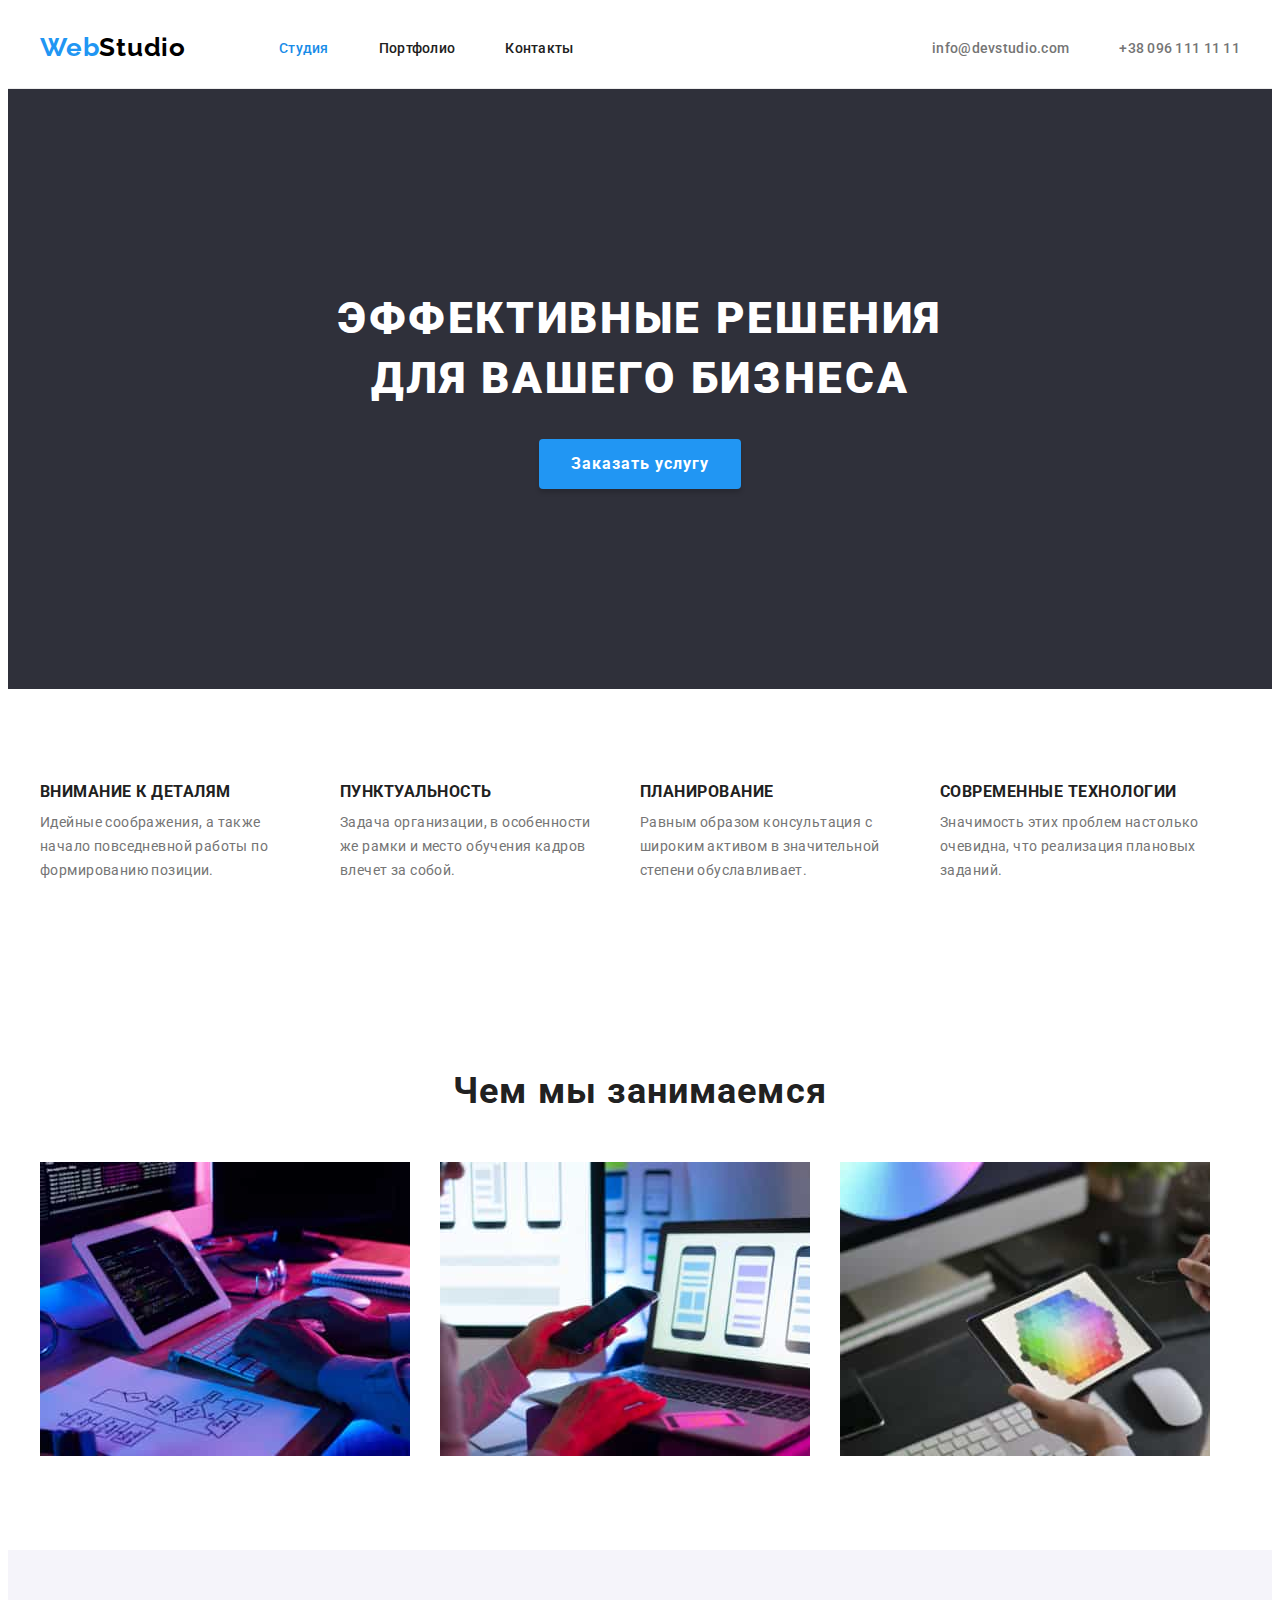
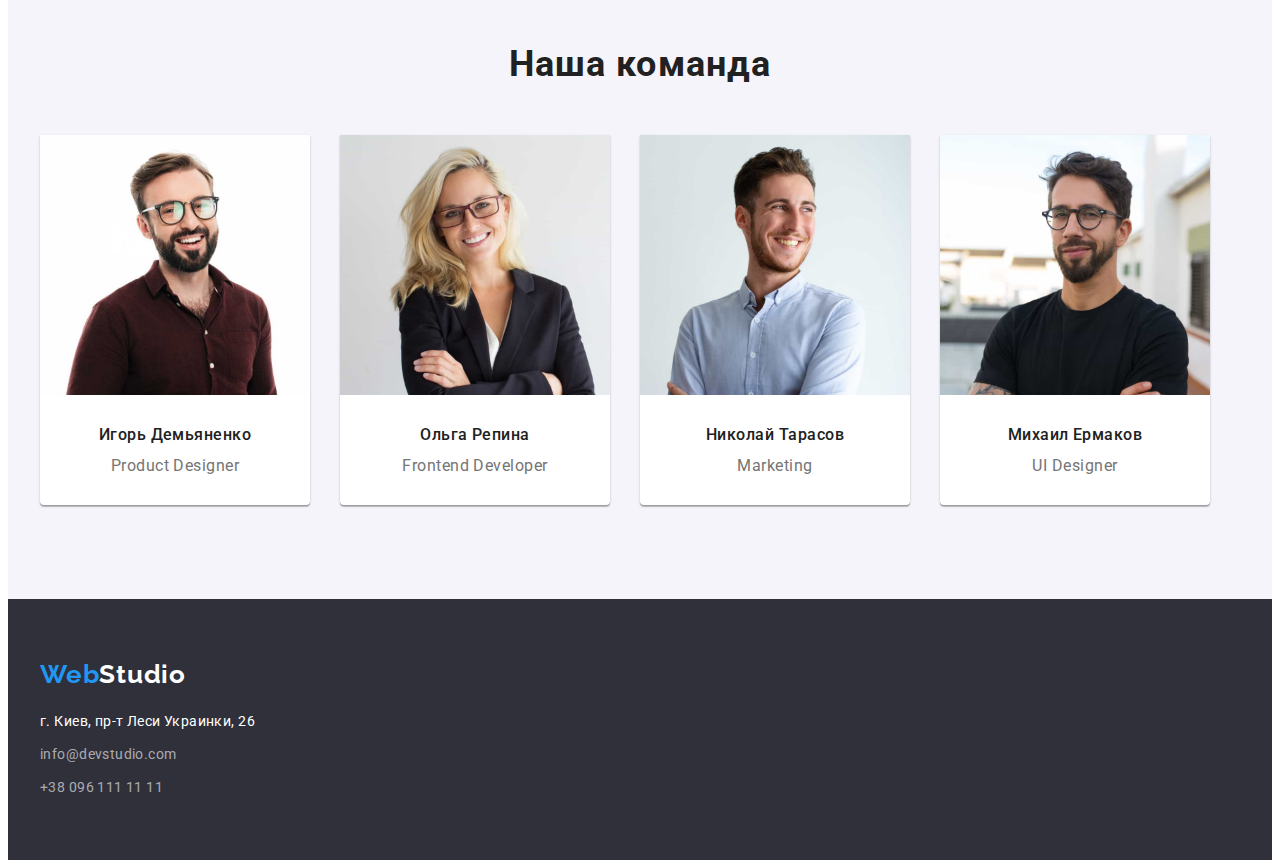
<file: index.html>
<!DOCTYPE html>
<html lang="ru">
  <head>
    <meta charset="UTF-8" />
    <meta http-equiv="X-UA-Compatible" content="IE=edge" />
    <meta name="viewport" content="width=device-width, initial-scale=1.0" />
    <title>Студия</title>    
    <link rel="stylesheet" href="https://cdnjs.cloudflare.com/ajax/libs/modern-normalize/1.1.0/modern-normalize.min.css" integrity="sha512-wpPYUAdjBVSE4KJnH1VR1HeZfpl1ub8YT/NKx4PuQ5NmX2tKuGu6U/JRp5y+Y8XG2tV+wKQpNHVUX03MfMFn9Q==" crossorigin="anonymous" referrerpolicy="no-referrer" />

    <link rel="preconnect" href="https://fonts.googleapis.com" />
    <link rel="preconnect" href="https://fonts.gstatic.com" crossorigin />
    <link
      href="https://fonts.googleapis.com/css2?family=Raleway:wght@700&family=Roboto:wght@400;500;700;900&display=swap"
      rel="stylesheet"
    />
    <link rel="stylesheet" href="./css/styles.css" />
  </head>
  <body>
    <!-- Хедер -->
    <header class="header">
      
      <div class="container header-container">
        <nav class="navigation">
         <a href="./index.html" class="logo"
          ><span class="logo-first-part">Web</span>Studio</a
        > 
        <ul class="navigation-list list">
          <li class="navigation-item">
            <a href="./index.html" class="navigation-link active-page">Студия</a>
          </li>
          <li class="navigation-item">
            <a href="./portfolio.html" class="navigation-link">Портфолио</a>
          </li>
          <li class="navigation-item">
            <a href="" class="navigation-link">Контакты</a>
          </li>
        </ul>
      </nav>
      <ul class="navigation-list-mail list">
        <li class="navigation-item-mail">
          <a href="mailto:info@devstudio.com" class="navigation-link-mail">info@devstudio.com</a>
        </li>
        <li class="navigation-item-mail">
          <a href="tel:+380961111111" class="navigation-link-mail">+38 096 111 11 11</a>
        </li>
    </ul>
  </div>
    
    </header>

    <main>
      <!-- секция1 -->

      <section class="hero">
        <div class="container">
          <h1 class="hero-title">Эффективные решения <br> для вашего бизнеса</h1>
        <button type="button" class="hero-btn">Заказать услугу</button>
        </div>
      </section>

      <!-- секция2 -->

      <section class="features section">
        <div class="container">
          <h2 hidden>Особенности</h2>
        <ul class="features-list list">
          <li class="features-item">
            <h3 class="features-title">Внимание к деталям</h3>
            <p class="features-text">
              Идейные соображения, а также начало повседневной работы по
              формированию позиции.
            </p>
          </li>
          <li class="features-item">
            <h3 class="features-title">Пунктуальность</h3>
            <p class="features-text">
              Задача организации, в особенности же рамки и место обучения кадров
              влечет за собой.
            </p>
          </li>
          <li class="features-item">
            <h3 class="features-title">Планирование</h3>
            <p class="features-text">
              Равным образом консультация с широким активом в значительной
              степени обуславливает.
            </p>
          </li>
          <li class="features-item">
            <h3 class="features-title">Современные технологии</h3>
            <p class="features-text">
              Значимость этих проблем настолько очевидна, что реализация
              плановых заданий.
            </p>
          </li>
        </ul>
        </div>
      </section>

      <!-- секция3 -->

      <section class="work section">
        <div class="container">
          <h2 class="work-title">Чем мы занимаемся</h2>
        <ul class="work-list list">
          <li class="work-item">
            <img
              src="./images/box1.jpg"
              alt="работа за клавиатурой"
              width="370"
              height="294"
              class="work-img"
            />
          </li>
          <li class="work-item">
            <img
              src="./images/box2.jpg"
              alt="работа за ноутбуком"
              width="370"
              height="294"
              class="work-img"
            />
          </li>
          <li class="work-item">
            <img
              src="./images/box3.jpg"
              alt="работа за планшетом"
              width="370"
              height="294"
              class="work-img"
            />
          </li>
        </ul>
        </div>
      </section>

      <!-- секция4 -->
      <section class="team section">
        <div class="container">
          <h2 class="team-title">Наша команда</h2>
        <ul class="team-list list">
          <li class="team-item">
            <img
              src="./images/product-designer.jpg"
              alt="фото Игоря"
              width="270"
              height="260"
              class="team-img"
            />
            <div class="container-team-img">
              <h3 class="team-name">Игорь Демьяненко</h3>
            <p lang="en" class="team-profession">Product Designer</p>
            </div>
          </li>
          <li class="team-item">
            <img
              src="./images/frontend-developer.jpg"
              alt="фото Ольги"
              width="270"
              height="260"
              class="team-img"
            />
            <div class="container-team-img">
              <h3 class="team-name">Ольга Репина</h3>
            <p lang="en" class="team-profession">Frontend Developer</p>
            </div>
          </li>
          <li class="team-item">
            <img
              src="./images/marketing.jpg"
              alt="фото Николая"
              width="270"
              height="260"
              class="team-img"
            />
            <div class="container-team-img">
              <h3 class="team-name">Николай Тарасов</h3>
            <p lang="en" class="team-profession">Marketing</p>
            </div>
          </li>
          <li class="team-item">
            <img
              src="./images/ui-designer.jpg"
              alt="фото Михаила"
              width="270"
              height="260"
              class="team-img"
            />
            <div class="container-team-img">
              <h3 class="team-name">Михаил Ермаков</h3>
            <p lang="en" class="team-profession">UI Designer</p>
            </div>
          </li>
        </ul>
        </div>
      </section>
    </main>

    <!-- подвал -->
    <footer class="footer">
     <div class="container">
      <a href="./index.html" class="footer-logo"><span class="logo-first-part">Web</span>Studio</a
        >
        <address class="footer-address">
          <ul class="address-list list">
            <li class="address-item"><p class="address-item-map">г. Киев, пр-т Леси Украинки, 26</p></li>
            <li class="address-item"><a href="mailto:info@devstudio.com" class="address-link-mail" >info@devstudio.com</a></li>
            <li class="address-item"><a href="tel:+380961111111" class="address-link-mail">+38 096 111 11 11</a></li>
          </ul>
        </address>
     </div>
    </footer>
  </body>
</html>
</file>
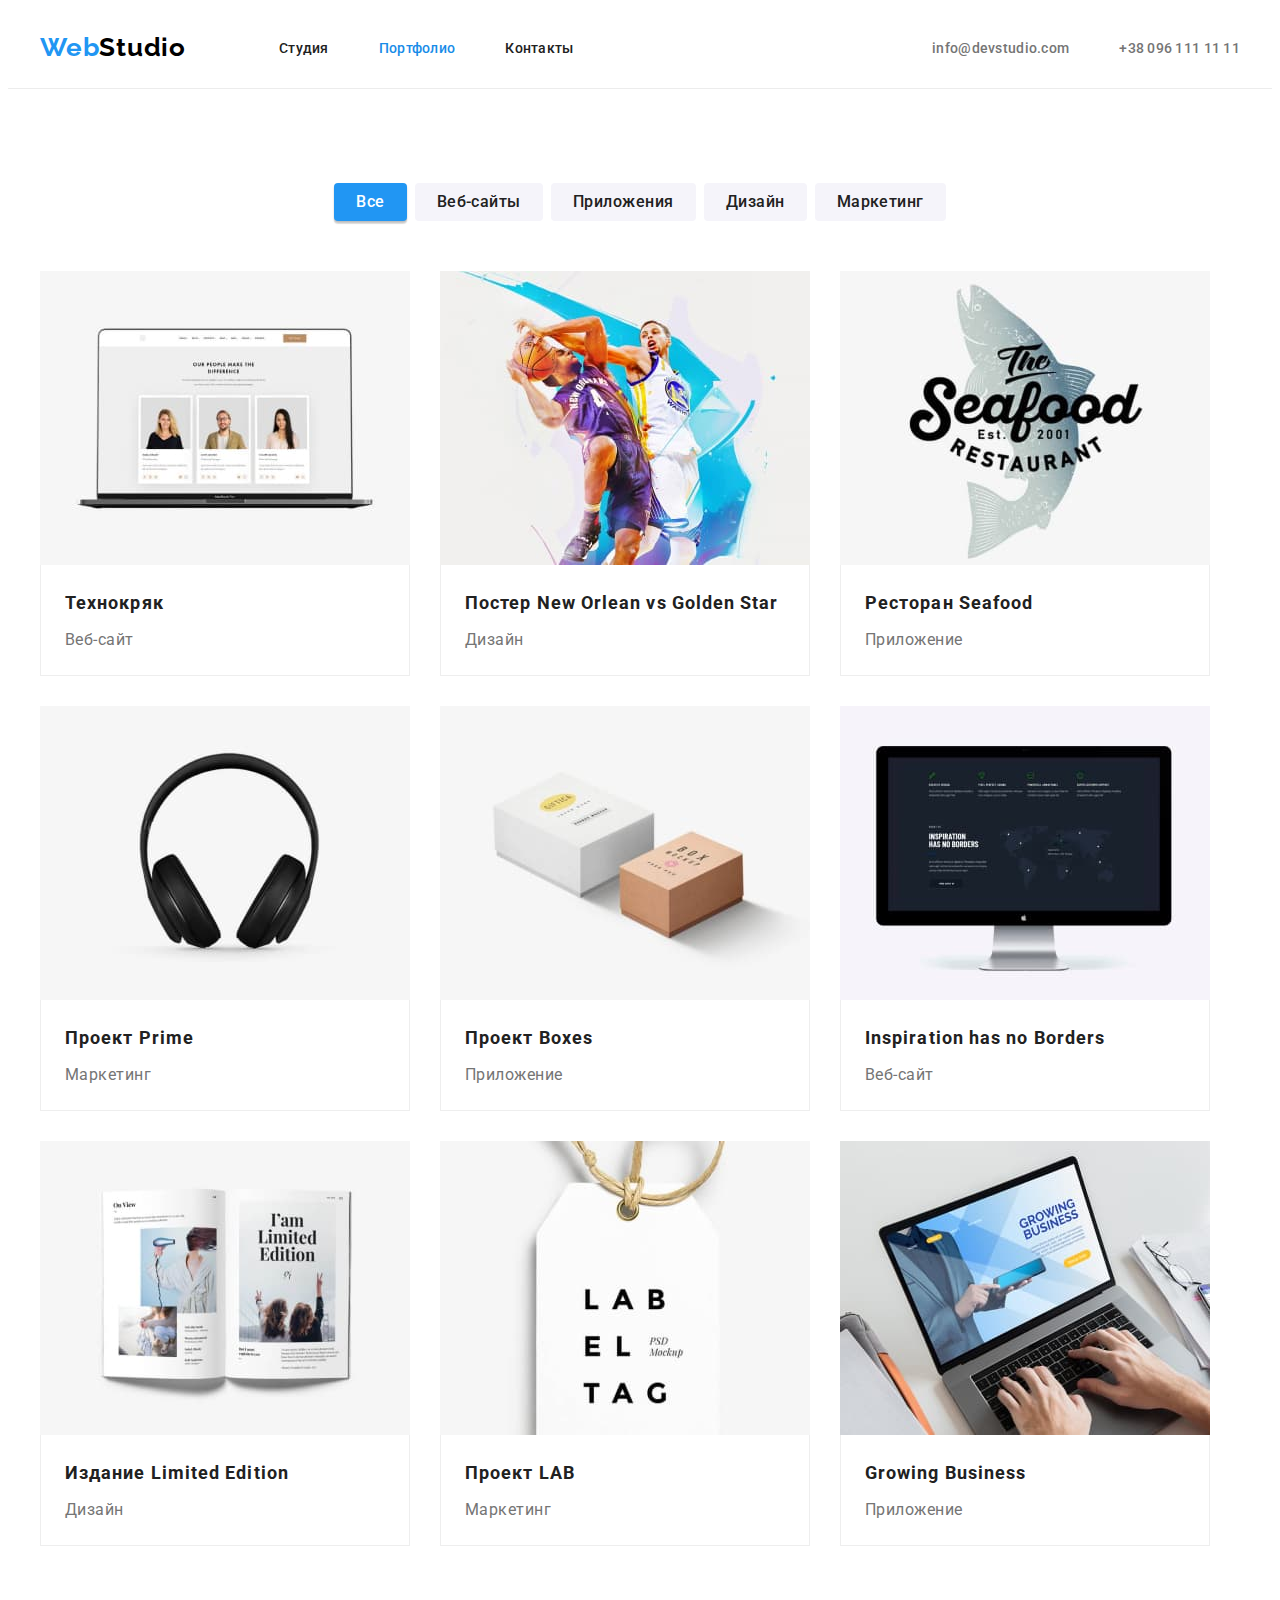
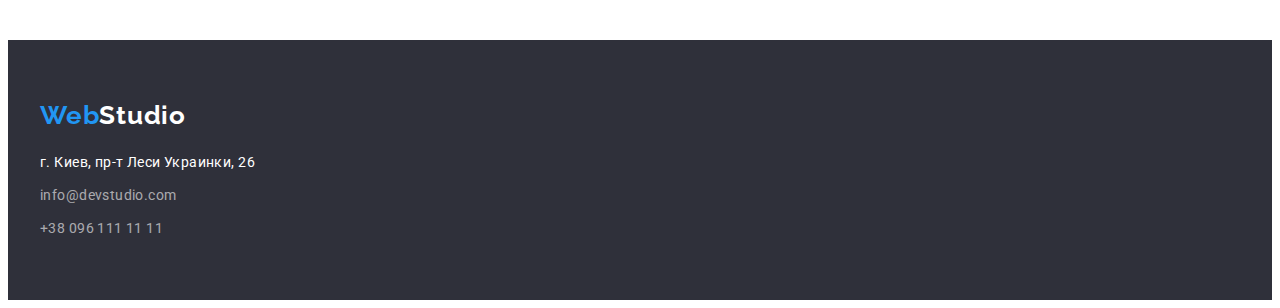
<file: portfolio.html>
<!DOCTYPE html>
<html lang="ru">
  <head>
    <meta charset="UTF-8" />
    <meta http-equiv="X-UA-Compatible" content="IE=edge" />
    <meta name="viewport" content="width=device-width, initial-scale=1.0" />
    <title>Портфолио</title> 
    <link rel="stylesheet" href="https://cdnjs.cloudflare.com/ajax/libs/modern-normalize/1.1.0/modern-normalize.min.css" integrity="sha512-wpPYUAdjBVSE4KJnH1VR1HeZfpl1ub8YT/NKx4PuQ5NmX2tKuGu6U/JRp5y+Y8XG2tV+wKQpNHVUX03MfMFn9Q==" crossorigin="anonymous" referrerpolicy="no-referrer" />
    <link rel="preconnect" href="https://fonts.googleapis.com" />
    <link rel="preconnect" href="https://fonts.gstatic.com" crossorigin />
    <link
      href="https://fonts.googleapis.com/css2?family=Raleway:wght@700&family=Roboto:wght@400;500;700&display=swap"
      rel="stylesheet"
    />
   
    <link rel="stylesheet" href="./css/styles.css" />
  </head>
  <body>
    <!-- Хедер -->
    <header class="header">
      <div class="container header-container">
        <nav class="navigation">
         <a href="./index.html" class="logo"
          ><span class="logo-first-part">Web</span>Studio</a
        > 
        <ul class="navigation-list list">
          <li class="navigation-item">
            <a href="./index.html" class="navigation-link">Студия</a>
          </li>
          <li class="navigation-item">
            <a href="./portfolio.html" class="navigation-link active-page">Портфолио</a>
          </li>
          <li class="navigation-item">
            <a href="" class="navigation-link">Контакты</a>
          </li>
        </ul>
      </nav>
      <ul class="navigation-list-mail list">
        <li class="navigation-item-mail">
          <a href="mailto:info@devstudio.com" class="navigation-link-mail">info@devstudio.com</a>
        </li>
        <li class="navigation-item-mail">
          <a href="tel:+380961111111" class="navigation-link-mail">+38 096 111 11 11</a>
        </li>
    </ul>
  </div>
    </header>
    <!--Список услуг-->
    <main >
      <section class="filtres section">
        
        <h1 hidden>Список услуг</h1>
          <ul class="filtres-list list">
            <li class="filtres-item"><button type="button" class="filtres-btn current-btn">Все</button></li>
            <li class="filtres-item"><button type="button" class="filtres-btn">Веб-сайты</button></li>
            <li class="filtres-item"><button type="button" class="filtres-btn">Приложения</button></li>
            <li class="filtres-item"><button type="button" class="filtres-btn">Дизайн</button></li>
            <li class="filtres-item"><button type="button" class="filtres-btn">Маркетинг</button></li>
        </ul>
        <div class="container">
        <ul class="portfolio-list list">
          <li class="portfolio-item">
            <a href="" class="portfolio-link">
              <img
                src="./images/portfolio-img1.jpg"
                alt="веб сайт Технокряк"
                width="370"
                height="294"
                class="services-img"
              />
              <div class="container-services-img">
              <h2 class="portfolio-title">Технокряк</h2>
              <p class="portfolio-text">Веб-сайт</p>
            </div>
            </a>
          </li>
          <li class="portfolio-item">
            <a href="" class="portfolio-link">
              <img
                src="./images/portfolio-img2.jpg"
                alt="Постер Нового Орлеана"
                width="370"
                height="294"
                class="services-img"
              />
              <div class="container-services-img">
              <h2 class="portfolio-title">Постер <span lang="en">New Orlean vs Golden Star</span></h2>
              <p class="portfolio-text">Дизайн</p>
            </div>
            </a>
          </li>
          <li class="portfolio-item">
            <a href="" class="portfolio-link">
              <img
                src="./images/portfolio-img3.jpg"
                alt="Ресторан морской еды"
                width="370"
                height="294"
                class="services-img"
              />
              <div class="container-services-img">
              <h2 class="portfolio-title">Ресторан <span lang="en">Seafood</span></h2>
              <p class="portfolio-text">Приложение</p>
            </div>
            </a>
          </li>
          <li class="portfolio-item">
            <a href="" class="portfolio-link">
              <img
                src="./images/portfolio-img4.jpg"
                alt="проект прайм"
                width="370"
                height="294"
                class="services-img"
              />
              <div class="container-services-img">
              <h2 class="portfolio-title">Проект <span lang="en">Prime</span></h2>
              <p class="portfolio-text">Маркетинг</p>
            </div>
            </a>
          </li>
          <li class="portfolio-item">
            <a href="" class="portfolio-link">
              <img
                src="./images/portfolio-img5.jpg"
                alt="проект боксу"
                width="370"
                height="294"
                class="services-img"
              />
              <div class="container-services-img">
              <h2 class="portfolio-title">Проект <span lang="en">Boxes</span></h2>
              <p class="portfolio-text">Приложение</p>
            </div>
            </a>
          </li>
          <li class="portfolio-item">
            <a href="" class="portfolio-link">
              <img
                src="./images/portfolio-img6.jpg"
                alt="проект веб-сайту"
                width="370"
                height="294"
                class="services-img"
              />
              <div class="container-services-img">
              <h2 lang="en" class="portfolio-title">Inspiration has no Borders</h2>
              <p class="portfolio-text">Веб-сайт</p>
            </div>
            </a>
          </li>
          <li class="portfolio-item">
            <a href="" class="portfolio-link">
              <img
                src="./images/portfolio-img7.jpg"
                alt="Дизайн издания"
                width="370"
                height="294"
                class="services-img"
              />
              <div class="container-services-img">
              <h2 class="portfolio-title">Издание <span lang="en">Limited Edition</span></h2>
              <p class="portfolio-text">Дизайн</p>
            </div>
            </a>
          </li>
          <li class="portfolio-item">
            <a href="" class="portfolio-link">
              <img
                src="./images/portfolio-img8.jpg"
                alt="проект ЛАБ"
                width="370"
                height="294"
                class="services-img"
              />
              <div class="container-services-img">
              <h2 class="portfolio-title">Проект <span lang="en">LAB</span></h2>
              <p class="portfolio-text">Маркетинг</p>
            </div>
            </a>
          </li>
          <li class="portfolio-item">
            <a href="" class="portfolio-link">
              <img
                src="./images/portfolio-img9.jpg"
                alt="проект ЛАБ"
                width="370"
                height="294"
                class="services-img"
              />
              <div class="container-services-img">
              <h2 lang="en" class="portfolio-title">Growing Business</h2>
              <p class="portfolio-text">Приложение</p>
            </div>
            </a>
          </li>
        </ul>
      </div>
      </section>
    </main>

    <!-- подвал -->
    <footer class="footer">
      <div class="container">
       <a href="./index.html" class="footer-logo"><span class="logo-first-part">Web</span>Studio</a
         >
         <address class="footer-address">
           <ul class="address-list list">
             <li class="address-item"><p class="address-item-map">г. Киев, пр-т Леси Украинки, 26</p></li>
             <li class="address-item"><a href="mailto:info@devstudio.com" class="address-link-mail" >info@devstudio.com</a></li>
             <li class="address-item"><a href="tel:+380961111111" class="address-link-mail">+38 096 111 11 11</a></li>
           </ul>
         </address>
      </div>
     </footer>
  </body>
</html>
</file>
<file: css/styles.css>
:root {
  --logo-text-color: #000000;
  --button-hero-footter-color: #ffffff;
  --accent-color: #2196f3;
  --team-background-color: #f5f4fa;
  --button-color-accent: #188ce8;
  --title-text-color: #212121;
  --text-color: #757575;
  --footer-background-color: #2f303a;
  --footer-color-mail-tel: rgba(255, 255, 255, 0.6);
}

body {
  font-family: "Roboto", sans-serif;
  font-size: 14px;
  color: var(--title-text-color);
  background-color: var(--button-hero-footter-color);
}

h1,
h2,
h3,
h4,
h5,
h6,
p {
  margin: 0;
}

ul {
  margin: 0;
  padding: 0;
}

img {
  display: block;
}

a {
  text-decoration: none;
}

.list {
  list-style: none;
  padding: 0;
}

.section {
  padding-top: 94px;
  padding-bottom: 94px;
}

/* хедер */

.header {
  border-bottom: 1px solid #ECECEC;
}

.container {
  width: 1200px;
  padding: 0 15px;
  margin: 0 auto;
}

.header-container {
  display: flex;
  align-items: center;
}
.navigation {
  display: flex;
  align-items: center;
}

.logo {
  padding-top: 24px;
  padding-bottom: 25px;
  margin-right: 93px;
  font-family: "Raleway", sans-serif;
  font-weight: bold;
  font-size: 26px;
  line-height: calc(31 / 26);
  letter-spacing: 0.03em;
  color: var(--logo-text-color);
}

.logo-first-part {

  color: var(--accent-color);
}

.navigation-list {
  display: flex;

}


.navigation-item + .navigation-item {
  margin-left: 50px;
}

.navigation-link {
  padding-top: 32px;
  padding-bottom: 32px;
  font-weight: 500;
  line-height: calc(16 / 12);
  letter-spacing: 0.02em;
  color: var(--title-text-color);
}

.navigation-link:hover,
.navigation-link:focus {
  color: var(--accent-color);
}

.navigation-list-mail {
  display: flex;
  margin-left: auto;
}

.navigation-item-mail + .navigation-item-mail {
  margin-left: 50px;
}

.navigation-link-mail {
  padding-top: 32px;
  padding-bottom: 32px;
  font-weight: 500;
  line-height: calc(16 / 14);
  letter-spacing: 0.02em;
  color: var(--text-color);
}
.navigation-link-mail:hover,
.navigation-link-mail:focus {
  color: var(--accent-color);
}
.active-page {
  color: var(--button-color-accent);
}

/* Герой */

/* задаємо колір фону, щоб було видно заголовок */

.hero {
  background-color: var(--footer-background-color);
  text-align: center;
  padding-top: 200px;
  padding-bottom: 200px;
}

.hero-title {
  margin-bottom: 30px;
  font-weight: 900;
  font-size: 44px;
  line-height: 1.36;
  letter-spacing: 0.06em;
  text-transform: uppercase;

  color: var(--button-hero-footter-color);
}
.hero-btn {
  padding: 10px 32px;
  min-width: 200px;
  height: 50px;
  font-family: inherit;
  font-weight: 700;
  font-size: 16px;
  line-height: 1.87;
  letter-spacing: 0.06em;
  cursor: pointer;
  border: none;
  background: var(--accent-color);
  box-shadow: 0px 4px 4px rgba(0, 0, 0, 0.15);
  border-radius: 4px;
  color: var(--button-hero-footter-color);
}

.hero-btn:hover,
.hero-btn:focus {
  background-color: var(--button-color-accent);
  color: var(--button-hero-footter-color);
}

/* Особенности */

.features-list {
  display: flex;
  
}

.features-item {
  width: 270px;
}

.features-item + .features-item {
  margin-left: 30px;
}

.features-title {
  font-weight: 700;
  line-height: calc(16 / 14);
  letter-spacing: 0.03em;
  text-transform: uppercase;
}


.features-title {
  margin-bottom: 10px;
}

.features-text {
  font-weight: normal;
  line-height: 1.71;
  letter-spacing: 0.03em;
  color: var(--text-color);
}

/* Работа */

.work-title,
.team-title {
  margin-bottom: 50px;
  text-align: center;
  font-size: 36px;
  font-weight: 700;
  line-height: calc(16 / 14);
  letter-spacing: 0.03em;
}


.work-list {
  display: flex;
}

.work-item + .work-item {
  margin-left: 30px;
}

/* наша команда */

.team {
  background-color: var(--team-background-color);
}


.team-list {
  display: flex;
}

.team-item {
box-shadow: 0px 1px 3px rgba(0, 0, 0, 0.12), 0px 1px 1px rgba(0, 0, 0, 0.14), 0px 2px 1px rgba(0, 0, 0, 0.2);
border-radius: 0px 0px 4px 4px;
  background-color: var(--button-hero-footter-color);
}

.team-item + .team-item {
  margin-left: 30px;
}

.container-team-img {
  padding-top: 30px;
  padding-bottom: 30px;
  text-align: center;
}

.team-name {
  margin-bottom: 10px;
  font-weight: 500;
  font-size: 16px;
  line-height: calc(19 / 15);
  letter-spacing: 0.03em;
}

.team-profession {
  font-size: 16px;
  line-height: calc(19 / 16);
  letter-spacing: 0.03em;
  color: var(--text-color);
}

/* футер */

.footer {
  background-color: var(--footer-background-color);
  padding-top: 60px;
}

.footer-logo {
  font-family: "Raleway", sans-serif;
  font-weight: 700;
  font-size: 26px;
  line-height: calc(31 / 26);
  letter-spacing: 0.03em;
  color: var(--button-hero-footter-color);
}

.address-list {
  margin-top: 20px;
  padding-bottom: 60px;
  font-style: normal;
  font-weight: normal;
  line-height: 1.71;
  letter-spacing: 0.03em;
}

.address-item {
  margin-bottom: 9px;
}
.address-item:last-child {
  margin-bottom: 0;
}

.address-item-map {
 

  color: var(--button-hero-footter-color);
}

.address-link-mail {
  color: var(--footer-color-mail-tel);
}

.address-link-mail:hover,
.address-link-mail:focus {
  color: var(--accent-color);
}

/* портфолио */

.filtres-list {
  display: flex;
  justify-content: center;
}

.filtres-item + .filtres-item {
  margin-left: 8px;
}

.filtres-btn {
  padding: 6px 22px;
  font-family: inherit;
  background-color: var(--team-background-color);
  font-weight: 500;
  font-size: 16px;
  line-height: 1.62;
  text-align: center;
  letter-spacing: 0.03em;
  border: none;
  border-radius: 4px;
  cursor: pointer;
  color: var(--title-text-color);
}

.filtres-btn:hover,
.filtres-btn:focus {
  color: var(--button-hero-footter-color);
  box-shadow: 0px 3px 1px rgba(0, 0, 0, 0.1), 0px 1px 2px rgba(0, 0, 0, 0.08),
    0px 2px 2px rgba(0, 0, 0, 0.12);
  background-color: var(--accent-color);
}

.current-btn {
  color: var(--button-hero-footter-color);
  box-shadow: 0px 3px 1px rgba(0, 0, 0, 0.1), 0px 1px 2px rgba(0, 0, 0, 0.08),
    0px 2px 2px rgba(0, 0, 0, 0.12);
  background-color: var(--accent-color);
}


.filtres-list {
  display: flex;
  margin-bottom: 50px;
}

.portfolio-list {
  display: flex;
  flex-wrap: wrap;
}

.portfolio-item {
width: 370px;
margin-right: 30px;
margin-bottom: 30px;
}

.portfolio-item:nth-child(3n) {
  margin-right: 0;
}

.portfolio-item:nth-last-child(-n+3) {
  margin-bottom: 0;
}

.container-services-img {
  padding: 20px 24px;
  border-right:1px solid #EEEEEE;
  border-bottom:1px solid #EEEEEE;
  border-left:1px solid #EEEEEE;
}

.portfolio-title {
  margin-bottom: 4px;
  font-weight: 700;
  font-size: 18px;
  line-height: 2;
  letter-spacing: 0.06em;
  color: var(--title-text-color);
}


.portfolio-text {
  font-size: 16px;
  line-height: 1.87;
  letter-spacing: 0.03em;
  color: var(--text-color);
}
</file>
